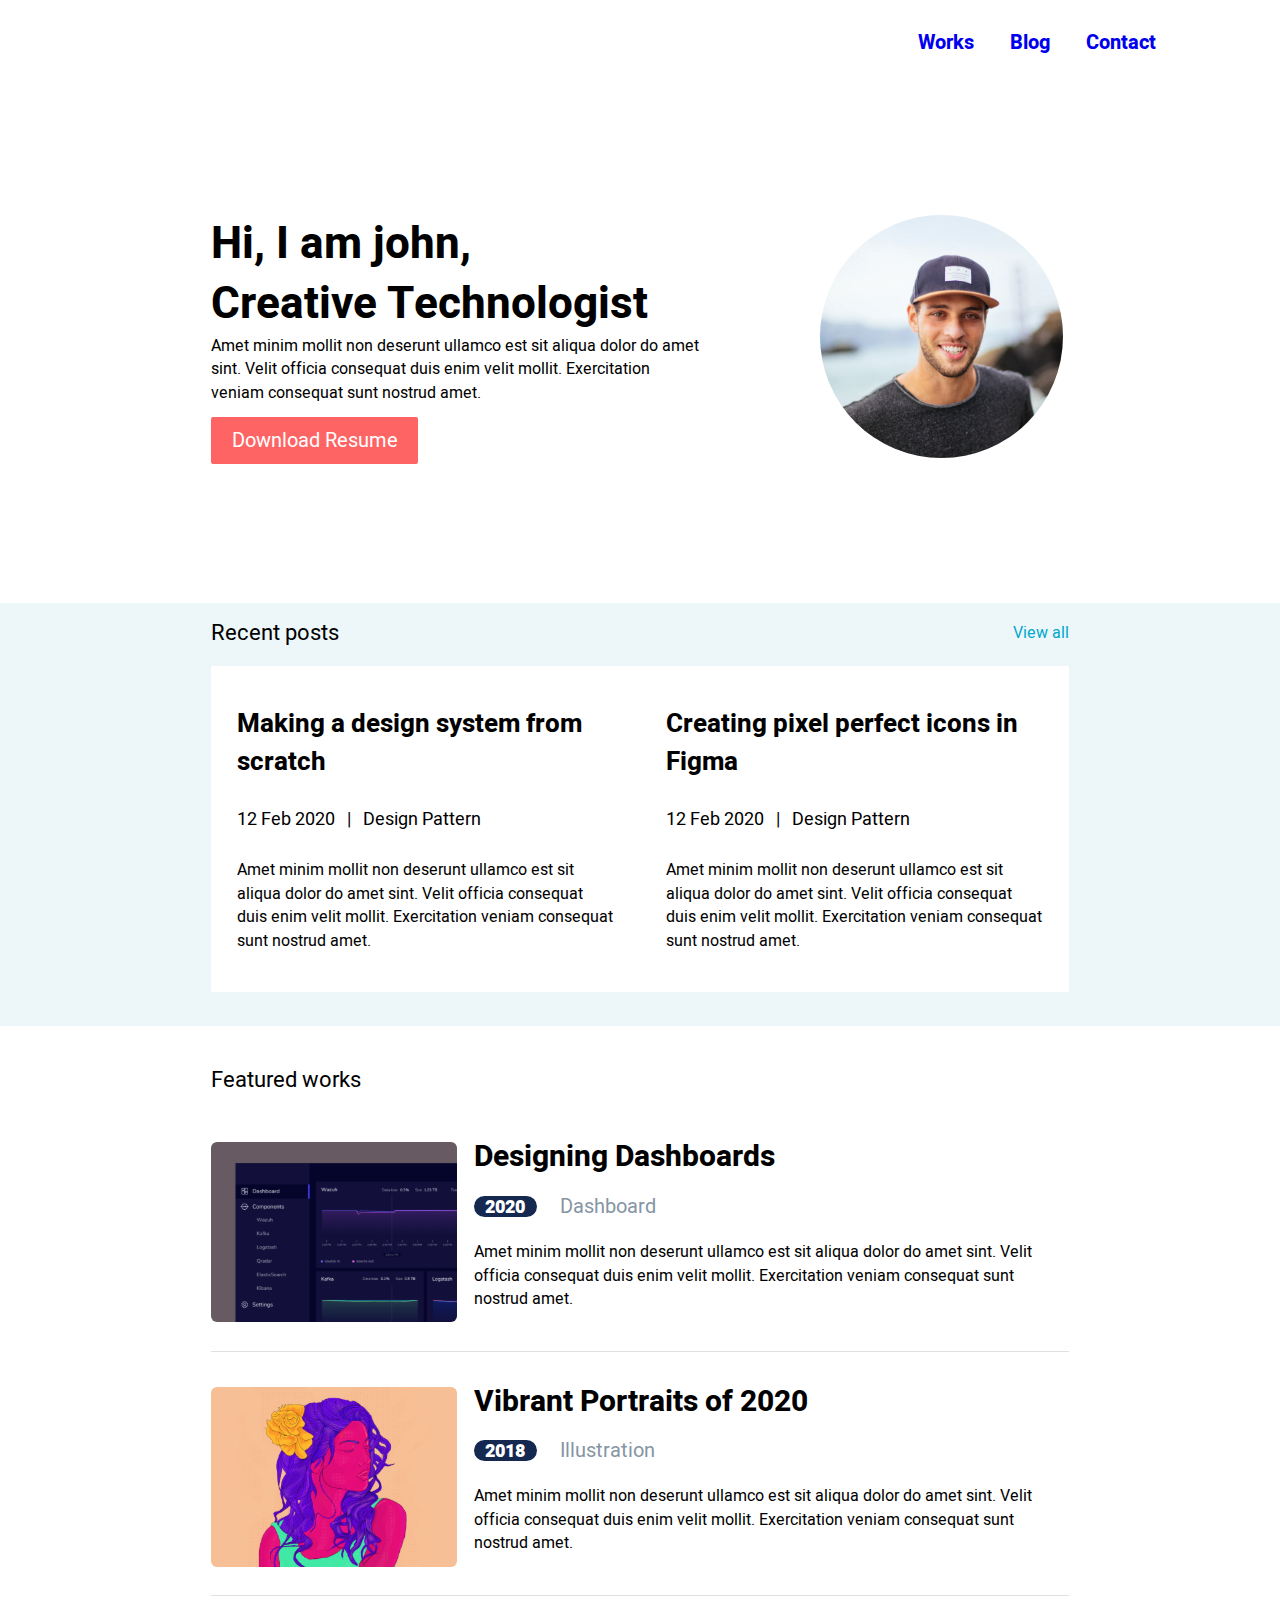
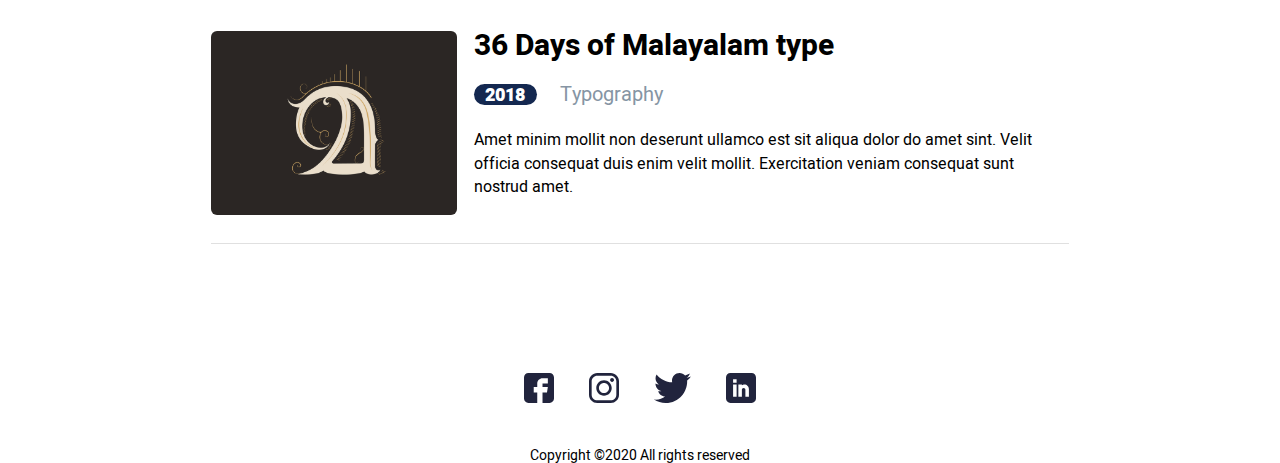
<file: index.html>
<!DOCTYPE html>
<html lang="en">
<head>
    <title>
        John_Johnovich
    </title>
    <meta charset="UTF-8">
    <meta name="viewport" content="width=device-width">
    <link rel="stylesheet" type="text/css" href="style/fonts.css">
    <link rel="stylesheet" type="text/css" href="style/iconsfont.css">
    <link rel="stylesheet" type="text/css" href="style/style.css">
    <link rel="stylesheet" type="text/css" href="style/CSS%20reset.css">
    <title>Title</title>
</head>
<body>
<div class="wrapper">
    <header class="header">
        <div class="menu">
            <a class="menu__item" href="work.html">Works</a>
            <a class="menu__item" href="blog.html">Blog</a>
            <a class="menu__item" href="index.html">Contact</a>
        </div>
        <div class="menu-burger__items">
            <a class="menu-burger__item" href="work.html">Works</a>
            <a class="menu-burger__item" href="blog.html">Blog</a>
            <a class="menu-burger__item" href="index.html">Contact</a>
        </div>
        <div class="menu-burger">
            <span></span>
        </div>
    </header>
    <div class="main-part content_container">
        <div class="main-part__intro">
            <div class="main-part__content">
                <div class="main-part__title">
                    <p>Hi, I am john,<br> Creative Technologist</p>
                </div>
                <div class="main-part__text">
                    <p>Amet minim mollit non deserunt ullamco est sit aliqua dolor do amet sint. Velit officia consequat
                        duis enim velit mollit. Exercitation veniam consequat sunt nostrud amet.</p>
                </div>
                <div class="main-part__button">
                    <button class="download" type="button">Download Resume</button>
                </div>
            </div>
            <div class="main-part__photo">
                <img src="img/profile_photo.svg" alt="">
            </div>
        </div>
    </div>
    <div class="main-part wrapper_blue">
        <div class="main-part__recent content_container">
            <div class="recent__head">
                <p>Recent posts</p>
                <a class="recent__link" href="blog.html">View all</a>
            </div>
            <div class="recent__post">
                <div class="post__item">
                    <p class="item__title">
                        Making a design system from scratch
                    </p>
                    <p class="item__up-text">12 Feb 2020 <span> &nbsp | &nbsp </span> Design Pattern</p>
                    <p class="item__low-text">Amet minim mollit non deserunt ullamco est sit aliqua dolor do amet sint.
                        Velit officia consequat duis enim velit mollit. Exercitation veniam consequat sunt nostrud
                        amet.</p>

                </div>
                <div class="post__item ">
                    <p class="item__title">
                        Creating pixel perfect icons in Figma
                    </p>
                    <p class="item__up-text">12 Feb 2020 <span> &nbsp | &nbsp </span> Design Pattern</p>
                    <p class="item__low-text">Amet minim mollit non deserunt ullamco est sit aliqua dolor do amet sint.
                        Velit officia consequat duis enim velit mollit. Exercitation veniam consequat sunt nostrud
                        amet.</p>

                </div>
            </div>
        </div>
    </div>
    <div class="main-part_column content_container">
        <div class="main-part__works ">
            <div class="works__title">Featured works</div>
            <div class="works__example">
                <div class="example__photo">
                    <img src="img/dashboard.svg" alt="">
                </div>
                <div class="example__content">
                    <div class="example__title">
                        Designing Dashboards
                    </div>
                    <div class="example__date">
                        <div class="example__circle">
                            <div class="circle__content">2020</div>
                        </div>
                        <p>Dashboard</p>
                    </div>
                    <div class="example__text">Amet minim mollit non deserunt ullamco est sit aliqua dolor do amet sint.
                        Velit officia consequat duis enim velit mollit. Exercitation veniam consequat sunt nostrud amet.
                    </div>
                </div>

            </div>
        </div>
        <div class="main-part__works_more ">
            <div class="works__example">
                <div class="example__photo">
                    <img src="img/portrait.svg" alt="">
                </div>
                <div class="example__content">
                    <div class="example__title">
                        Vibrant Portraits of 2020
                    </div>
                    <div class="example__date">
                        <div class="example__circle">
                            <div class="circle__content">2018</div>
                        </div>
                        <p>Illustration</p>
                    </div>
                    <div class="example__text">Amet minim mollit non deserunt ullamco est sit aliqua dolor do amet sint.
                        Velit officia consequat duis enim velit mollit. Exercitation veniam consequat sunt nostrud amet.
                    </div>
                </div>

            </div>
        </div>
        <div class="main-part__works_more ">
            <div class="works__example">
                <div class="example__photo">
                    <img src="img/Malayalam.svg" alt="">
                </div>
                <div class="example__content">
                    <div class="example__title">
                        36 Days of Malayalam type
                    </div>
                    <div class="example__date">
                        <div class="example__circle">
                            <div class="circle__content">2018</div>
                        </div>
                        <p>Typography</p>
                    </div>
                    <div class="example__text">Amet minim mollit non deserunt ullamco est sit aliqua dolor do amet sint.
                        Velit officia consequat duis enim velit mollit. Exercitation veniam consequat sunt nostrud amet.
                    </div>
                </div>

            </div>
        </div>
    </div>
    <footer class="content_container">
        <div class="footer__content">
            <div class="footer__logos">
                <div class="logos__item _first">
                    <img src="img/fb.svg" alt="">
                </div>
                <div class="logos__item">
                    <img src="img/insta.svg" alt="">
                </div>
                <div class="logos__item">
                    <img src="img/Vector.svg" alt="">
                </div>
                <div class="logos__item">
                    <img src="img/Linkedin.svg" alt="">
                </div>
            </div>
            <div class="footer__copyright">
                Copyright ©2020 All rights reserved
            </div>
        </div>
    </footer>
</div>
<script src="js/jQeuery.js"></script>
<script rel="script" src="js/js.js"></script>
</body>
</html>
</file>
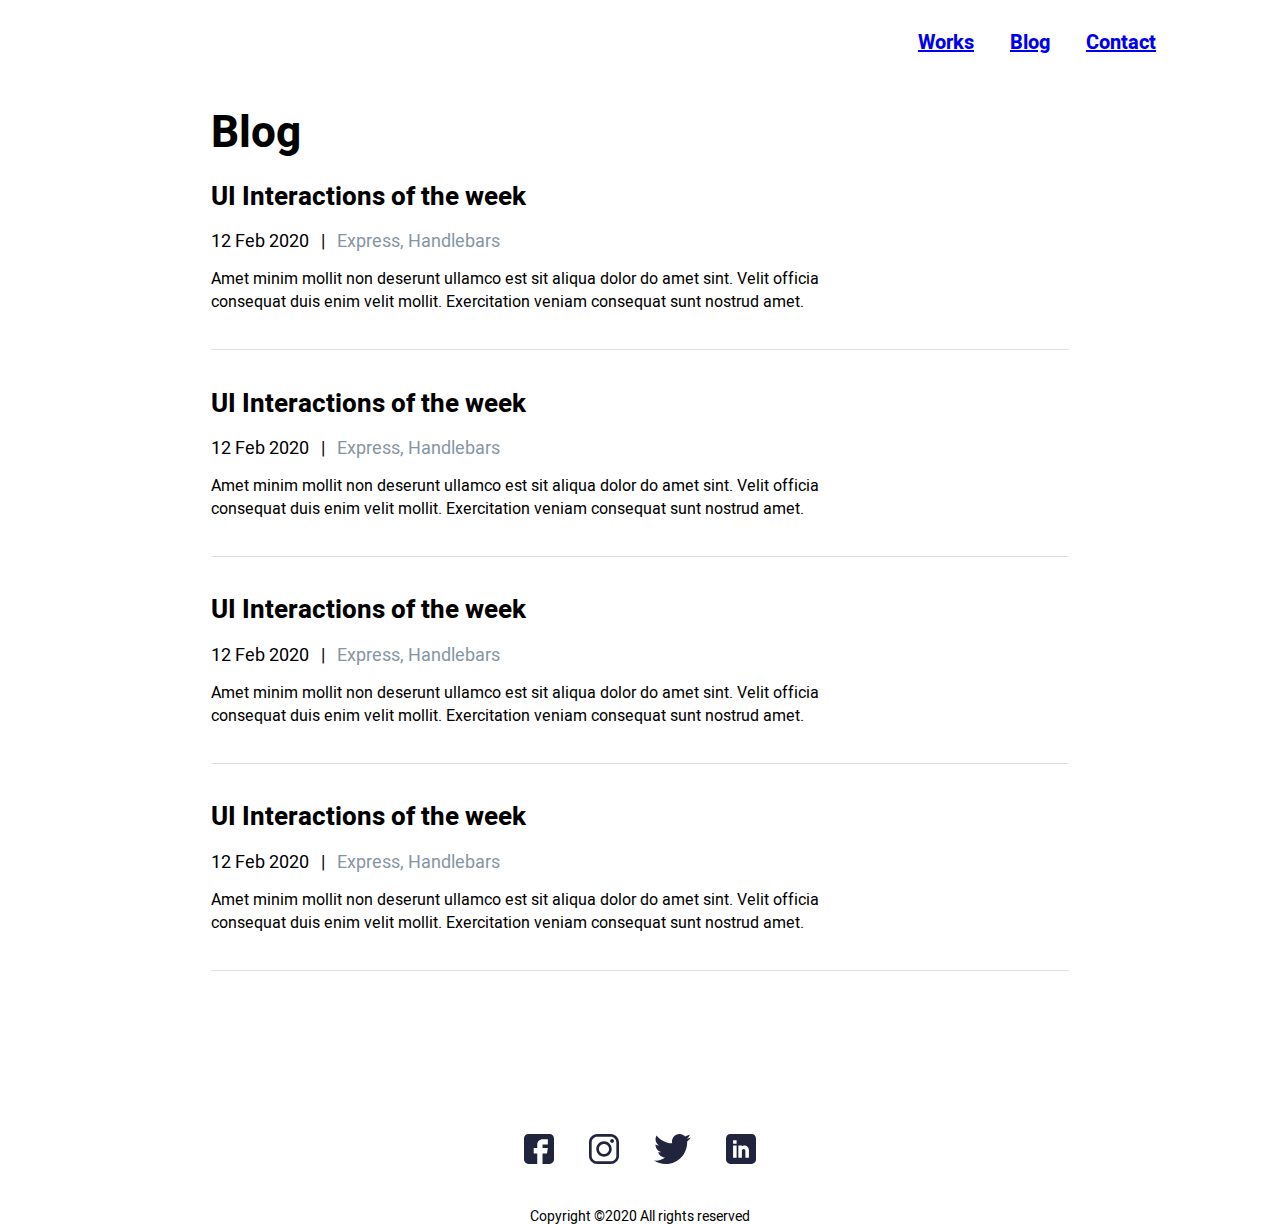
<file: blog.html>
<!DOCTYPE html>
<html lang="en">
<head>
    <title>
        blog
    </title>
    <meta charset="UTF-8">
    <meta name="viewport" content="width=device-width">
    <link rel="stylesheet" type="text/css" href="style/fonts.css">
    <link rel="stylesheet" type="text/css" href="style/iconsfont.css">
    <link rel="stylesheet" type="text/css" href="style/blog.css">
    <link rel="stylesheet" type="text/css" href="style/CSS%20reset.css">
    <title>Title</title>
</head>
<body>
<div class="wrapper">
    <header class="header">
        <div class="menu">
            <a class="menu__item" href="work.html">Works</a>
            <a class="menu__item menu_active" href="blog.html">Blog</a>
            <a class="menu__item" href="index.html">Contact</a>
        </div>
        <div class="menu-burger__items">
            <a class="menu-burger__item" href="work.html">Works</a>
            <a class="menu-burger__item" href="blog.html">Blog</a>
            <a class="menu-burger__item" href="index.html">Contact</a>
        </div>
        <div class="menu-burger">
            <span></span>
        </div>

    </header>
    <div class="blog__content content_container">
        <div class="blog__title">
            Blog
        </div>
        <div class="blog__recent content_container">
            <div class="recent__post">
                <div class="post__item">
                    <p class="item__title">
                        UI Interactions of the week
                    </p>
                    <p class="item__up-text">12 Feb 2020 <span> &nbsp | &nbsp </span> <span class="opacity_text">Express, Handlebars</span></p>
                    <p class="item__low-text">Amet minim mollit non deserunt ullamco est sit aliqua dolor do amet sint.
                        Velit officia consequat duis enim velit mollit. Exercitation veniam consequat sunt nostrud
                        amet.</p>

                </div>
                <div class="post__item">
                    <p class="item__title">
                        UI Interactions of the week
                    </p>
                    <p class="item__up-text">12 Feb 2020 <span> &nbsp | &nbsp </span> <span class="opacity_text">Express, Handlebars</span></p>
                    <p class="item__low-text">Amet minim mollit non deserunt ullamco est sit aliqua dolor do amet sint.
                        Velit officia consequat duis enim velit mollit. Exercitation veniam consequat sunt nostrud
                        amet.</p>

                </div>
                <div class="post__item">
                    <p class="item__title">
                        UI Interactions of the week
                    </p>
                    <p class="item__up-text">12 Feb 2020 <span> &nbsp | &nbsp </span> <span class="opacity_text">Express, Handlebars</span></p>
                    <p class="item__low-text">Amet minim mollit non deserunt ullamco est sit aliqua dolor do amet sint.
                        Velit officia consequat duis enim velit mollit. Exercitation veniam consequat sunt nostrud
                        amet.</p>

                </div>
                <div class="post__item">
                    <p class="item__title">
                        UI Interactions of the week
                    </p>
                    <p class="item__up-text">12 Feb 2020 <span> &nbsp | &nbsp </span> <span class="opacity_text">Express, Handlebars</span></p>
                    <p class="item__low-text">Amet minim mollit non deserunt ullamco est sit aliqua dolor do amet sint.
                        Velit officia consequat duis enim velit mollit. Exercitation veniam consequat sunt nostrud
                        amet.</p>

                </div>
            </div>
        </div>
    </div>
    <footer class="content_container">
        <div class="footer__content">
            <div class="footer__logos">
                <div class="logos__item _first">
                    <img src="img/fb.svg" alt="">
                </div>
                <div class="logos__item">
                    <img src="img/insta.svg" alt="">
                </div>
                <div class="logos__item">
                    <img src="img/Vector.svg" alt="">
                </div>
                <div class="logos__item">
                    <img src="img/Linkedin.svg" alt="">
                </div>
            </div>
            <div class="footer__copyright">
                Copyright ©2020 All rights reserved
            </div>
        </div>
    </footer>
</div>
<script src="js/jQeuery.js"></script>
<script rel="script" src="js/js.js"></script>

</body>
</html>
</file>
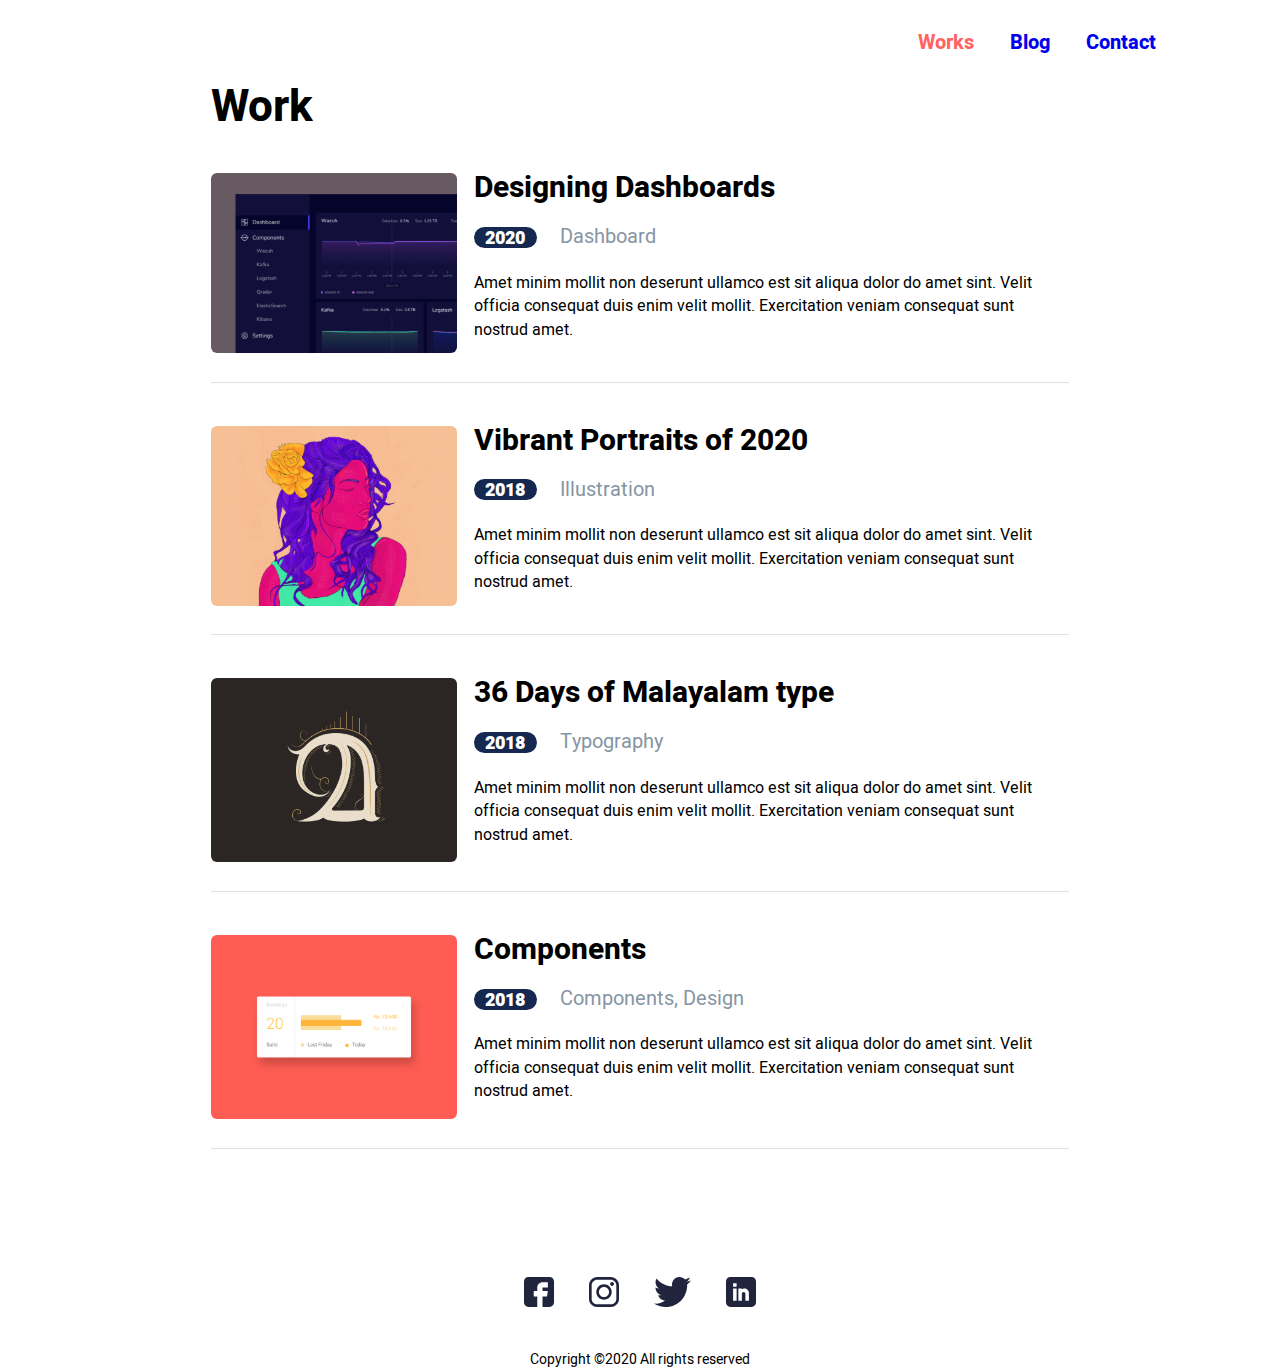
<file: work.html>
<!DOCTYPE html>
<html lang="en">
<head>
    <title>
        work
    </title>
    <meta charset="UTF-8">
    <meta name="viewport" content="width=device-width">
    <link rel="stylesheet" type="text/css" href="style/fonts.css">
    <link rel="stylesheet" type="text/css" href="style/iconsfont.css">
    <link rel="stylesheet" type="text/css" href="style/work.css">
    <link rel="stylesheet" type="text/css" href="style/CSS%20reset.css">
    <title>Title</title>
</head>
<body>
<div class="wrapper">
    <header class="header">
        <div class="menu">
            <a class="menu__item menu_active" href="work.html">Works</a>
            <a class="menu__item" href="blog.html">Blog</a>
            <a class="menu__item" href="index.html">Contact</a>
        </div>
        <div class="menu-burger__items">
            <a class="menu-burger__item" href="work.html">Works</a>
            <a class="menu-burger__item" href="blog.html">Blog</a>
            <a class="menu-burger__item" href="index.html">Contact</a>
        </div>
        <div class="menu-burger">
            <span></span>
        </div>

    </header>
    <div class="work__content content_container">
        <div class="work__title">
            Work
        </div>
        <div class="work__item content_container">

            <div class="main-part__works ">
                <div class="works__example">
                    <div class="example__photo">
                        <img  class="photo-width" src="img/dashboard.svg" alt="">
                    </div>
                    <div class="example__content">
                        <div class="example__title">
                            Designing Dashboards
                        </div>
                        <div class="example__date">
                            <div class="example__circle">
                                <div class="circle__content">2020</div>
                            </div>
                            <p>Dashboard</p>
                        </div>
                        <div class="example__text">Amet minim mollit non deserunt ullamco est sit aliqua dolor do amet sint.
                            Velit officia consequat duis enim velit mollit. Exercitation veniam consequat sunt nostrud amet.
                        </div>
                    </div>

                </div>
            </div>
            <div class="main-part__works_more ">
                <div class="works__example">
                    <div class="example__photo">
                        <img class="photo-width" src="img/portrait.svg" alt="">
                    </div>
                    <div class="example__content">
                        <div class="example__title">
                            Vibrant Portraits of 2020
                        </div>
                        <div class="example__date">
                            <div class="example__circle">
                                <div class="circle__content">2018</div>
                            </div>
                            <p>Illustration</p>
                        </div>
                        <div class="example__text">Amet minim mollit non deserunt ullamco est sit aliqua dolor do amet sint.
                            Velit officia consequat duis enim velit mollit. Exercitation veniam consequat sunt nostrud amet.
                        </div>
                    </div>

                </div>
            </div>
            <div class="main-part__works_more inactive ">
                <div class="works__example">
                    <div class="example__photo">
                        <img src="img/Malayalam.svg" alt="">
                    </div>
                    <div class="example__content">
                        <div class="example__title">
                            36 Days of Malayalam type
                        </div>
                        <div class="example__date">
                            <div class="example__circle">
                                <div class="circle__content">2018</div>
                            </div>
                            <p>Typography</p>
                        </div>
                        <div class="example__text">Amet minim mollit non deserunt ullamco est sit aliqua dolor do amet sint.
                            Velit officia consequat duis enim velit mollit. Exercitation veniam consequat sunt nostrud amet.
                        </div>
                    </div>

                </div>
            </div>
            <div class="main-part__works_more inactive ">
                <div class="works__example">
                    <div class="example__photo">
                        <img src="img/suite.svg" alt="">
                    </div>
                    <div class="example__content">
                        <div class="example__title">
                            Components
                        </div>
                        <div class="example__date">
                            <div class="example__circle">
                                <div class="circle__content">2018</div>
                            </div>
                            <p>Components, Design</p>
                        </div>
                        <div class="example__text">Amet minim mollit non deserunt ullamco est sit aliqua dolor do amet sint.
                            Velit officia consequat duis enim velit mollit. Exercitation veniam consequat sunt nostrud amet.
                        </div>
                    </div>

                </div>
            </div>

        </div>
    </div>
    <footer class="content_container">
        <div class="footer__content">
            <div class="footer__logos">
                <div class="logos__item _first">
                    <img src="img/fb.svg" alt="">
                </div>
                <div class="logos__item">
                    <img src="img/insta.svg" alt="">
                </div>
                <div class="logos__item">
                    <img src="img/Vector.svg" alt="">
                </div>
                <div class="logos__item">
                    <img src="img/Linkedin.svg" alt="">
                </div>
            </div>
            <div class="footer__copyright">
                Copyright ©2020 All rights reserved
            </div>
        </div>
    </footer>
</div>
<script src="js/jQeuery.js"></script>
<script rel="script" src="js/js.js"></script>

</body>
</html>
</file>
<file: style/fonts.css>
@font-face {
    font-family: 'heebo_regular';
    src:url('/fonts/Heebo-Regular.woff');
    font-style: normal;
    font-weight: bold;
}
@font-face {
    font-family: 'heebo_medium';
    src:url('/fonts/Heebo-Medium.woff');
    font-style: normal;
    font-weight: bold;
}
@font-face {
    font-family: 'heebo_bold';
    src:url('/fonts/Heebo-Bold.woff');
    font-style: normal;
    font-weight: bold;
}
@font-face {
    font-family: 'heebo_black';
    src:url('/fonts/Heebo-Black.woff');
    font-style: normal;
    font-weight: bold;
}
</file>
<file: style/iconsfont.css>
@font-face {
  font-family: 'icons';
  src:
    url('../icon_fonts/icons.ttf?hjsuzw') format('truetype'),
    url('../icon_fonts/icons.woff?hjsuzw') format('woff'),
    url('../icon_fonts/icons.svg?hjsuzw#icons') format('svg');
  font-weight: normal;
  font-style: normal;
  font-display: block;
}

[class^="_icon-"]::before,
[class*=" _icon-"]::before {
  /* use !important to prevent issues with browser extensions that change fonts */
  font-family: 'icons' !important;
  speak: never;
  font-style: normal;
  font-weight: normal;
  font-variant: normal;
  text-transform: none;
  line-height: 1;

  /* Better Font Rendering =========== */
  -webkit-font-smoothing: antialiased;
  -moz-osx-font-smoothing: grayscale;
}

._icon-facebook:before {
  content: "\e900";
}
._icon-instagram:before {
  content: "\e901";
}
._icon-twitter:before {
  content: "\ea96";
}
._icon-Linkedin:before {
  content: "\e902";
}
</file>
<file: style/style.css>
.wrapper {
    width: 100%;
    min-height: 100%;
    overflow: hidden;

}

.wrapper_blue {
    background-color: #EDF7FA;
}

.content_container {
    max-width: 858px;
    margin: 0 auto;
}


.header {
    max-width: 1032px;
    margin: 0 auto;
    display: flex;
    justify-content: flex-end;
}

.menu {
    display: flex;
    font-family: "heebo_bold", sans-serif;
    font-size: 20px;
    flex-wrap: wrap;
}

.menu__item {
    padding: 33px 0 33px 36px;
    text-decoration: none;
}
.menu__item:hover{
    color: #FF6464;
}

.menu-burger__items {
    display: none;
}


.menu-burger {
    display: none;
}

.main-part {
    display: flex;
}

.main-part_column {
    display: flex;
    flex-direction: column;
}

.main-part__intro {
    display: flex;
}

.main-part__photo {
    flex-direction: column;
    padding: 129px 0 142px 0;
    width: 29%;
    order: 2;
}

.main-part__title {
    font-family: "heebo_bold", sans-serif;
    font-size: 44px;
    width: 100%;
    line-height: 60px;
}

.main-part__text {
    font-family: "heebo_regular", sans-serif;
    font-size: 16px;
    width: 81%;
    line-height: 23.5px;


}

.main-part__content {
    width: 71%;
    display: flex;
    flex-direction: column;
    padding-top: 15%;
    order: 1;
}

.main-part__button {
    margin-top: 2%;
    width: 34%;
    height: 12%;
}

.download {
    width: 100%;
    height: 100%;
    background: #FF6464;
    border-radius: 2px;
    font-family: "heebo_regular", sans-serif;
    color: white;
    font-size: 20px;
    border: none;
}

.main-part__recent {
    display: flex;
    flex-direction: column;
    width: 100%;
    padding-top: 1.5%;
}

.recent__head {
    display: flex;
    justify-content: space-between;
    font-family: "heebo_regular", sans-serif;
    font-size: 22px;
    align-items: center;

}

.recent__link {
    text-decoration: none;
    color: #00A8CC;
    font-family: "heebo_regular", sans-serif;
    font-size: 16px;

}

.recent__post {
    display: flex;
    margin-top: 22px;

}

.post__item {
    display: flex;
    flex-direction: column;
    width: 49%;
    background-color: white;
    padding: 4.5% 3% 4.5% 3%;
    margin-bottom: 4%;
}

.item__title {
    font-family: "heebo_bold", sans-serif;
    font-size: 26px;
    line-height: 38px;
}

.item__up-text {
    font-family: "heebo_regular", sans-serif;
    font-size: 18px;
    padding: 8% 0 8% 0;
}

.item__low-text {
    font-family: "heebo_regular", sans-serif;
    font-size: 16px;
    width: 100%;
    line-height: 23.5px;

}

.left {
    margin-left: 2%;
}

.main-part__works {
    display: flex;
    flex-direction: column;
    padding: 5% 0 3% 0;

    border-bottom: 1px solid #E0E0E0;
}

.main-part__works_more {
    display: flex;
    flex-direction: column;
    padding: 4% 0 3% 0;
    border-bottom: 1px solid #E0E0E0;
}

.works__title {
    font-family: "heebo_regular", sans-serif;
    font-size: 22px;
    padding-bottom: 6%;
}

.works__example {
    display: flex;
}

.example__photo {

}

.example__content {
    display: flex;
    flex-direction: column;
    padding-left: 2%;
}

.example__title {
    font-family: "heebo_bold", sans-serif;
    font-size: 30px;
    padding-bottom: 2%;

}

.example__date {
    display: flex;
    align-items: center;
    padding: 2% 0 2% 0;
    font-family: "heebo_regular", sans-serif;
    font-size: 20px;
    color: #8695A4;

}

.example__circle {
    box-sizing: border-box;
    display: flex;
    background-color: #142850;
    border-radius: 16px;
    width: 10.5%;
    height: 100%;
    justify-content: center;
}

.circle__content {
    font-family: "heebo_black", sans-serif;
    font-size: 18px;
    color: white;
    padding-top: 5%;

}

.example__date p {
    padding-left: 4%;
}

.example__text {
    padding-top: 2%;
    font-family: "heebo_regular", sans-serif;
    font-size: 16px;
    line-height: 23.5px;
}

.example__line {

}

.footer__content {
    display: flex;
    flex-direction: column;
    padding-top: 15%;

}

.footer__logos {
    justify-content: center;
    display: flex;

}

.logos__item {
    padding-left: 35px;
}

._first {
    padding-left: 0;
}

.footer__copyright {
    text-align: center;
    font-family: "heebo_regular", sans-serif;
    font-size: 14px;
    padding-top: 5%;
}

/*@media (max-width: 769px) {
    ._container {
        max-width: none;
        padding: 0 10px;
    }
}*/

/*.header__menu {

}
.menu {

}
.menu__icon {

}
.menu__list {
    display: flex;
    justify-content: flex-end;
    list-style-type: none;
    height: 82px;
    padding: 10px 0;
    align-items: center;
}
.menu__list li {
    margin: 0 0 0 33px;
}

.menu__body {

}
.menu__link {
    text-decoration: none;
    font-size: 20px;
    font-weight: 500;
    color: black;
}
@media (min-width: 993px) {
    .menu__link:hover {
        color: #ff6464;
    }
}*/


/*
.icon-menu {
  display: none;
}
@media (max-width: var(--md3)+px) {
    .icon-menu {
        display: block;
        position: absolute;
        top: 18px;
        right: 10px;
        height: 18px;
        cursor: pointer;
        z-index: 5;
    }
}
*/
@media (max-width: 500px) {

    ._header {
        max-width: 375px;

    }

    .content_container {
        max-width: 375px;
        text-align: center;
    }

    .menu {
        width: 100%;
        display: none;
    }

    .menu-burger {
        display: block;
        position: relative;
        width: 30px;
        height: 20px;
        margin-top: 5%;
        margin-right: 5%;
    }

    .menu-burger span {
        position: absolute;
        background-color: black;
        width: 30px;
        height: 2px;
        top: 9px
    }

    .menu-burger:after,
    .menu-burger:before {
        content: '';
        background-color: black;
        position: absolute;
        width: 30px;
        height: 2px;
    }

    .menu-burger:after {
        top: 0;
    }

    .menu-burger:before {
        bottom: 0;
    }
    .menu-burger.active span {
    transform: scale(0);
    }
    .menu-burger.active:before {
        transform:rotate(45deg);
        bottom: 10px;
    }
    .menu-burger.active:after {
        transform: rotate(-45deg);
        top: 8px;
    }

    .menu-burger__items {
        display: none;
        position: absolute;
        flex-direction: column;
        margin-right: 5%;
        font-family: "heebo_bold", sans-serif;
        font-size: 20px;
        right: 8%;
        height: 700px;
    }

    .menu-burger__items.active {
        display: flex;
    }

    .menu-burger__item {
        margin-top: 20px;
        text-decoration: none;
    }
    .menu-burger__item:hover {
        color: #FF6464;
    }

    .main-part__intro {
        flex-wrap: wrap;
        padding-bottom: 10%;
    }

    .main-part__photo {
        order: 1;
        width: 100%;
        padding-bottom: 0;
        padding-top: 15%;
    }

    .main-part__content {
        order: 2;
        width: 100%;
        padding-top: 0;

    }

    .main-part__text {
        width: 100%;
    }

    .main-part__button {
        padding-left: 22%;
        width: 55.5%;
    }

    .main-part__recent {
        padding-top: 5%;
    }

    .recent__post {
        flex-wrap: wrap;
        margin: 2% ;
    }

    .recent__head {
        justify-content: center;
    }

    .recent__link {
        display: none;
    }

    .post__item {
        width: 100%;
        text-align: left;
    }

    .item__low-text {
        width: 100%;
    }

    .item__title {
        line-height: 30px;
    }

    .works__title {
        text-align: center;
    }

    .main-part__works_more {
        display: none;
    }

    .works__example {
        flex-wrap: wrap;
        justify-content: center;
    }

    .example__photo {
        padding-bottom: 5%;
    }

    .example__content {
        justify-content: left;
    }

    .example__title {
        text-align: left;

    }

    .example__date {
        padding: 5% 0 5% 0;
    }

    .example__text {
        text-align: left;
    }

    .example__circle {
        width: 17%;
    }

    .footer__content {
        padding-top: 30%;
    }

    .footer__copyright {
        padding-top: 10%;
    }
}
</file>
<file: style/blog.css>
.wrapper {
    width: 100%;
    min-height: 100%;
    overflow: hidden;

}

.wrapper_blue {
    background-color: #EDF7FA;
}

.content_container {
    max-width: 858px;
    margin: 0 auto;
}


.header {
    max-width: 1032px;
    margin: 0 auto;
    display: flex;
    justify-content: flex-end;
}

.menu {
    display: flex;
    font-family: "heebo_bold", sans-serif;
    font-size: 20px;
    flex-wrap: wrap;
}

.menu__item {
    padding: 33px 0 33px 36px;
}
.menu__item:hover {
    color: #FF6464;
}

.menu-burger__items {
    display: none;
}


.menu-burger {
    display: none;
}
.footer__content {
    display: flex;
    flex-direction: column;
    padding-top: 15%;


}

.footer__logos {
    justify-content: center;
    display: flex;

}

.logos__item {
    padding-left: 35px;
}

._first {
    padding-left: 0;
}

.footer__copyright {
    text-align: center;
    font-family: "heebo_regular", sans-serif;
    font-size: 14px;
    padding-top: 5%;
}
.blog__content {
    display: flex;
    flex-direction: column;
    padding-top: 2%;
}
.blog__title {
    font-family: "heebo_bold",sans-serif;
    font-size: 44px;
}
.recent__post {
    display: flex;
    flex-direction: column;
    margin-top: 22px;

}

.post__item {
    display: flex;
    flex-direction: column;
    width: 100%;
    background-color: white;
   /* padding: 4.5% 3% 4.5% 0;*/
    margin-bottom: 4%;
    border-bottom: 1px solid #E0E0E0;
    padding-bottom: 4%;
}

.item__title {
    font-family: "heebo_bold", sans-serif;
    font-size: 26px;
    line-height: 38px;
}

.item__up-text {
    font-family: "heebo_regular", sans-serif;
    font-size: 18px;
    padding: 2% 0 2% 0;
}

.item__low-text {
    font-family: "heebo_regular", sans-serif;
    font-size: 16px;
    width: 75%;
    line-height: 23.5px;

}
.opacity_text {
    color: #8695A4;
}
@media (max-width: 500px) {

    ._header {
        max-width: 375px;

    }

    .content_container {
        max-width: 375px;
        text-align: center;
    }

    .menu {
        width: 100%;
        display: none;
    }

    .menu-burger {
        display: block;
        position: relative;
        width: 30px;
        height: 20px;
        margin-top: 5%;
        margin-right: 5%;
    }

    .menu-burger span {
        position: absolute;
        background-color: black;
        width: 30px;
        height: 2px;
        top: 9px
    }

    .menu-burger:after,
    .menu-burger:before {
        content: '';
        background-color: black;
        position: absolute;
        width: 30px;
        height: 2px;
    }

    .menu-burger:after {
        top: 0;
    }

    .menu-burger:before {
        bottom: 0;
    }
    .menu-burger.active span {
        transform: scale(0);
    }
    .menu-burger.active:before {
        transform:rotate(45deg);
        bottom: 10px;
    }
    .menu-burger.active:after {
        transform: rotate(-45deg);
        top: 8px;
    }

    .menu-burger__items {
        display: none;
        position: absolute;
        flex-direction: column;
        margin-right: 5%;
        font-family: "heebo_bold", sans-serif;
        font-size: 20px;
        right: 8%;
        height: 700px;
    }

    .menu-burger__items.active {
        display: flex;
    }

    .menu-burger__item {
        margin-top: 20px;
    }



    .footer__content {
        padding-top: 30%;
    }

    .footer__copyright {
        padding-top: 10%;
    }
    .blog__content {
        margin-top: 10%;
        padding: 4% 4% 4% 4%;
    }

    .blog__title {
        text-align: left;
    }
    .blog__recent {
        text-align: left;
    }
}
</file>
<file: style/work.css>
.wrapper {
    width: 100%;
    min-height: 100%;
    overflow: hidden;

}

.wrapper_blue {
    background-color: #EDF7FA;
}

.content_container {
    max-width: 858px;
    margin: 0 auto;
}


.header {
    max-width: 1032px;
    margin: 0 auto;
    display: flex;
    justify-content: flex-end;
}

.menu {
    display: flex;
    font-family: "heebo_bold", sans-serif;
    font-size: 20px;
    flex-wrap: wrap;
}

.menu__item {
    padding: 33px 0 33px 36px;
    text-decoration: none;
}
.menu__item:hover {
    color: #FF6464;
}
.menu_active {
    color: #FF6464;
}

.menu-burger__items {
    display: none;
}


.menu-burger {
    display: none;
}
.footer__content {
    display: flex;
    flex-direction: column;
    padding-top: 15%;


}

.footer__logos {
    justify-content: center;
    display: flex;

}

.logos__item {
    padding-left: 35px;
}

._first {
    padding-left: 0;
}

.footer__copyright {
    text-align: center;
    font-family: "heebo_regular", sans-serif;
    font-size: 14px;
    padding-top: 5%;
}

.work__title {
    font-family: "heebo_bold",sans-serif;
    font-size: 44px;
}

.opacity_text {
    color: #8695A4;
}
.main-part__works {
    padding-bottom: 3%;
    border-bottom: 1px solid #E0E0E0;
}
.main-part__works_more {
    padding-bottom: 3%;
    border-bottom: 1px solid #E0E0E0;
}
.works__example {
    display: flex;
    padding-top: 5%;

}

.example__photo {

}

.example__content {
    display: flex;
    flex-direction: column;
    padding-left: 2%;
}

.example__title {
    font-family: "heebo_bold", sans-serif;
    font-size: 30px;
    padding-bottom: 2%;

}

.example__date {
    display: flex;
    align-items: center;
    padding: 2% 0 2% 0;
    font-family: "heebo_regular", sans-serif;
    font-size: 20px;
    color: #8695A4;

}

.example__circle {
    box-sizing: border-box;
    display: flex;
    background-color: #142850;
    border-radius: 16px;
    width: 10.5%;
    height: 100%;
    justify-content: center;
}

.circle__content {
    font-family: "heebo_black", sans-serif;
    font-size: 18px;
    color: white;
    padding-top: 5%;

}

.example__date p {
    padding-left: 4%;
}

.example__text {
    padding-top: 2%;
    font-family: "heebo_regular", sans-serif;
    font-size: 16px;
    line-height: 23.5px;
}

.example__line {

}
@media (max-width: 500px) {

    ._header {
        max-width: 375px;

    }

    .content_container {
        max-width: 375px;
        text-align: center;
    }

    .menu {
        width: 100%;
        display: none;
    }

    .menu-burger {
        display: block;
        position: relative;
        width: 30px;
        height: 20px;
        margin-top: 5%;
        margin-right: 5%;
    }

    .menu-burger span {
        position: absolute;
        background-color: black;
        width: 30px;
        height: 2px;
        top: 9px
    }

    .menu-burger:after,
    .menu-burger:before {
        content: '';
        background-color: black;
        position: absolute;
        width: 30px;
        height: 2px;
    }

    .menu-burger:after {
        top: 0;
    }

    .menu-burger:before {
        bottom: 0;
    }
    .menu-burger.active span {
        transform: scale(0);
    }
    .menu-burger.active:before {
        transform:rotate(45deg);
        bottom: 10px;
    }
    .menu-burger.active:after {
        transform: rotate(-45deg);
        top: 8px;
    }

    .menu-burger__items {
        display: none;
        position: absolute;
        flex-direction: column;
        margin-right: 5%;
        font-family: "heebo_bold", sans-serif;
        font-size: 20px;
        right: 8%;
        height: 700px;

    }

    .menu-burger__items.active {
        display: flex;
    }

    .menu-burger__item {
        margin-top: 20px;
        text-decoration: none;
    }
    .menu-burger__item:hover {
        color: #FF6464;
    }

    .work__content {

        padding: 10% 2% 0 2%;

    }
    .work__title {
        text-align: left;
    }

    .footer__content {
        padding-top: 30%;
    }

    .footer__copyright {
        padding-top: 10%;
    }
    .blog__content {
        margin-top: 10%;
        padding: 4% 4% 4% 4%;
    }

    .blog__title {
        text-align: left;
    }
    .blog__recent {
        text-align: left;
    }
    .works__example {
        flex-wrap: wrap;
        justify-content: center;
    }
    .example__content {
       text-align: left;
    }
    .example__circle {
        width: 17%;
    }
    .inactive {
        display: none;
    }
    .example__photo {
        width: 100%;
        padding: 2%;
    }
    .photo-width {
        width: 100%;
    }
}
</file>
